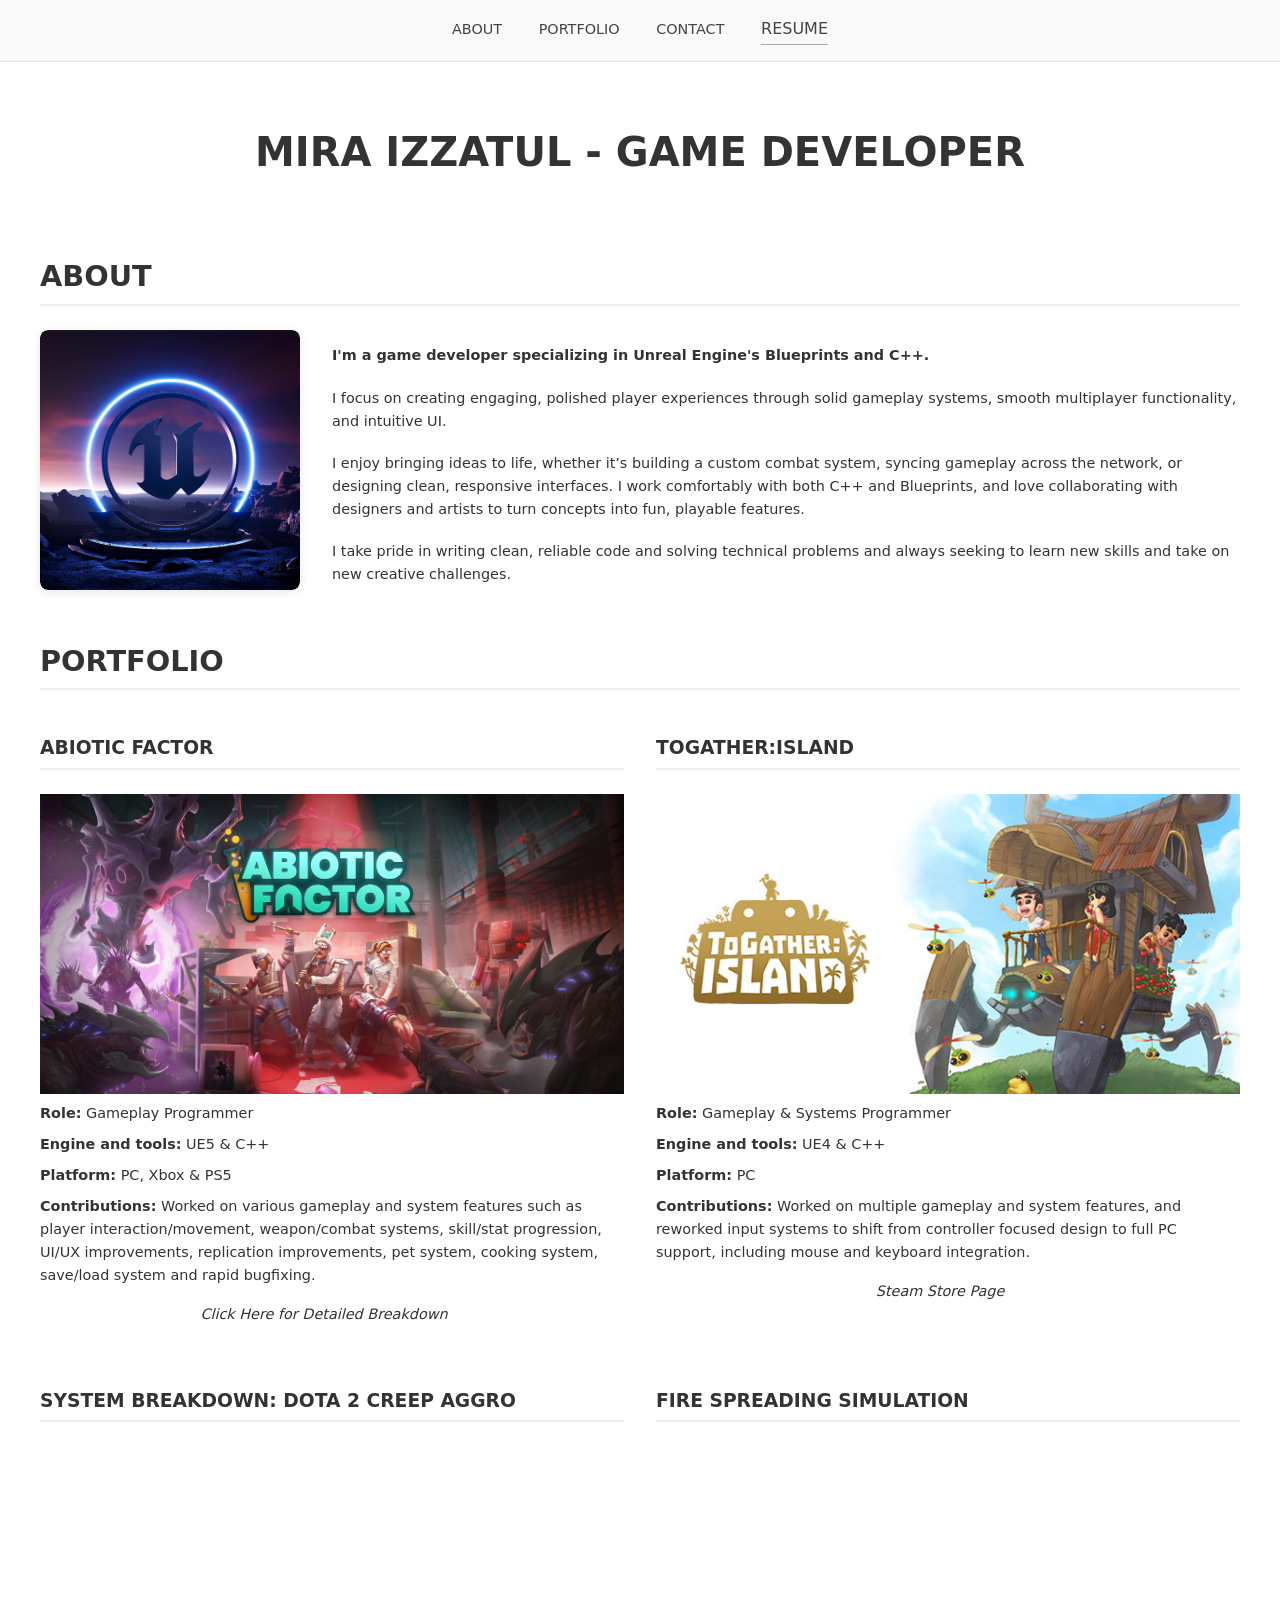
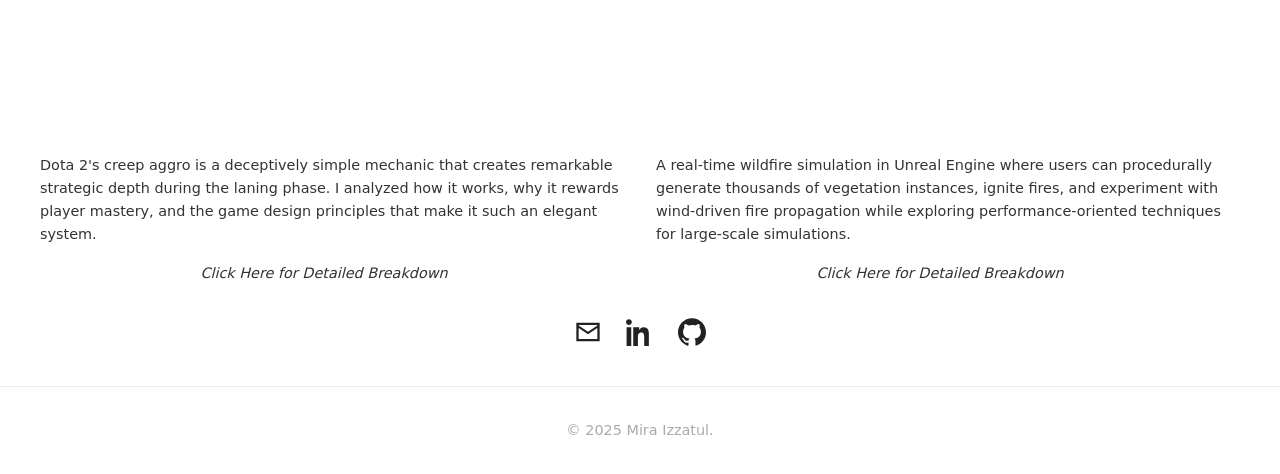
<file: index.html>
<!DOCTYPE html> 
<html lang="en">
<head>
  <meta charset="UTF-8" />
  <meta name="viewport" content="width=device-width, initial-scale=1.0" />
  <title>Mira Izzatul – Game Developer</title>
  <link href="https://fonts.googleapis.com/css2?family=Poppins:wght@300;500;700&display=swap" rel="stylesheet">
  <style>
    <!-- ul { -->
	  <!-- font-size: 0.95rem; -->
    <!-- } -->
	</style>
  <link rel="stylesheet" href="styles.css">
</head>
<body>
  <nav>
    <ul class="nav-links">
      <li><a href="#about">ABOUT</a></li>
      <li><a href="#projects">PORTFOLIO</a></li>
      <li><a href="#contact">CONTACT</a></li>
      <li><a href="MiraIzzatul_Resume.pdf" class="resume-link" target="_blank">RESUME</a></li>
    </ul>
  </nav>

  <header>
    <h1>MIRA IZZATUL - GAME DEVELOPER</h1>
  </header>

  <section id="about">
  <h2>ABOUT</h2>
  <div class="about-container">
	<div class="profile-photo-container">
		<img src="profile.png" alt="Mira Izzatul" class="profile-photo">
	</div>
    <div class="about-text">
		<p><strong>I'm a game developer specializing in Unreal Engine's Blueprints and C++.</strong></p>

		<p>I focus on creating engaging, polished player experiences through solid gameplay systems, smooth multiplayer functionality, and intuitive UI.</p>

		<p>I enjoy bringing ideas to life, whether it’s building a custom combat system, syncing gameplay across the network, or designing clean, responsive interfaces. I work comfortably with both C++ and Blueprints, and love collaborating with designers and artists to turn concepts into fun, playable features.</p>

		<p>I take pride in writing clean, reliable code and solving technical problems and always seeking to learn new skills and take on new creative challenges.</p>
	</div>
  </div>
</section>

  <section id="projects">
    <h2>PORTFOLIO</h2>
    
		<div class= "project-grid">
			<div class="project">
				<h3>ABIOTIC FACTOR</h3>
				<div class="project-image-wrapper">
					<img src="Images/abf.jpg" alt="Abiotic Factor Screenshot" class="project-image">
				</div>
				<p><strong>Role:</strong> Gameplay Programmer</p>
				<p><strong>Engine and tools:</strong> UE5 & C++</p>
				<p><strong>Platform:</strong> PC, Xbox & PS5</p>
				<p><strong>Contributions:</strong> Worked on various gameplay and system features such as player interaction/movement, weapon/combat systems, skill/stat progression, UI/UX improvements, replication improvements, pet system, cooking system, save/load system and rapid bugfixing.
				</p>
				<div class="article-link">	
					<a href="abf.html">
						Click Here for Detailed Breakdown
					</a>
				</div>
				<!-- <ul>
					<li><strong>AI Systems:</strong> Developed a projectile system for easy tuning for NPCs.</li>
					<p><li><strong>PC Input & UI:</strong> Rebuilt mouse and keyboard input support for inventory and crafting while preserving controller compatibility.</li></p>
					<p><li><strong>Save/Load System:</strong> Expanded the player progression system for a reliable save/load functionality across sessions.</li></p>
				<ul> -->
				</p>
			</div>
			<div class="project">
				<h3>TOGATHER:ISLAND</h3>
				<div class="project-image-wrapper">
					<img src="Images/tgisland.jpg" alt="ToGather:Island Screenshot" class="project-image">
				</div>
				<p><strong>Role:</strong> Gameplay & Systems Programmer</p>
				<p><strong>Engine and tools:</strong> UE4 & C++</p>
				<p><strong>Platform:</strong> PC</p>
				<p><strong>Contributions:</strong> Worked on multiple gameplay and system features, and reworked input systems to shift from controller focused design to full PC support, including mouse and keyboard integration.
				</p>
				<div class="article-link">	
					<a href="https://store.steampowered.com/app/1181440/ToGatherIsland/" target="_blank">
						Steam Store Page
					</a>
				</div>
				<!-- <ul>
					<li><strong>AI Systems:</strong> Developed a projectile system for easy tuning for NPCs.</li>
					<p><li><strong>PC Input & UI:</strong> Rebuilt mouse and keyboard input support for inventory and crafting while preserving controller compatibility.</li></p>
					<p><li><strong>Save/Load System:</strong> Expanded the player progression system for a reliable save/load functionality across sessions.</li></p>
				<ul> -->
				</p>
			</div>
			<div class="project">
				<h3>SYSTEM BREAKDOWN: DOTA 2 CREEP AGGRO</h3>
				<div class="project-image-wrapper">
					<video id="fast-gif" autoplay loop muted playsinline width="570">
						<source src="videos/aggrovid.mp4" type="video/mp4" class="article-video">
					</video>
				</div>
				<p>Dota 2's creep aggro is a deceptively simple mechanic that creates remarkable strategic depth during the laning phase. I analyzed how it works, why it rewards player mastery, and the game design principles that make it such an elegant system.
				</p>
				<div class="article-link">	
					<a href="creep_aggro.html">
						Click Here for Detailed Breakdown
					</a>
				</div>
			</div>
			<div class="project">
				<h3>FIRE SPREADING SIMULATION</h3>
				<div class="project-image-wrapper">
					<video id="fast-gif" autoplay loop muted playsinline width="570">
						<source src="videos/demo.mp4" type="video/mp4" class="article-video">
					</video>
				</div>
				<p>A real-time wildfire simulation in Unreal Engine where users can procedurally generate thousands of vegetation instances, ignite fires, and experiment with wind-driven fire propagation while exploring performance-oriented techniques for large-scale simulations.
				</p>
				<div class="article-link">	
					<a href="fire_sim.html">
						Click Here for Detailed Breakdown
					</a>
				</div>
			</div>
		</div>
  </section>

  <section id="contact">
  <div class="contact-icons">
    <!-- Email -->
    <a href="mailto:nurizzatulamiramuzafar@gmail.com" title="Email">
      <svg xmlns="http://www.w3.org/2000/svg" viewBox="0 0 24 24" fill="currentColor">
        <path d="M2 4h20v16H2z" fill="none"/>
        <path d="M22 4H2v16h20V4zm-2 2v.511l-8 5.333-8-5.333V6h16zm0 12H4V8.489l8 5.333 8-5.333V18z"/>
      </svg>
    </a>

    <!-- LinkedIn -->
    <a href="https://linkedin.com/in/mira-izzatul" target="_blank" title="LinkedIn">
      <svg xmlns="http://www.w3.org/2000/svg" viewBox="0 0 24 24" fill="currentColor">
        <path d="M4.98 3.5C4.98 4.88 3.87 6 2.5 6S0 4.88 0 3.5 1.12 1 2.5 1s2.48 1.12 2.48 2.5zM.5 8h4V24h-4zM7.5 8h3.8v2.2h.1c.5-.9 1.7-2.2 3.6-2.2 3.9 0 4.6 2.5 4.6 5.8V24h-4v-7.5c0-1.8-.1-4.1-2.5-4.1s-2.9 1.9-2.9 3.9V24h-4V8z"/>
      </svg>
    </a>

    <!-- GitHub -->
    <a href="https://github.com/miraizzatul" target="_blank" title="GitHub">
      <svg xmlns="http://www.w3.org/2000/svg" fill="currentColor" viewBox="0 0 24 24">
        <path d="M12 .297c-6.63 0-12 5.373-12 12 0 5.303 
        3.438 9.8 8.205 11.385.6.113.82-.258.82-.577 
        0-.285-.01-1.04-.015-2.04-3.338.724-4.042-1.61-4.042-1.61 
        -.546-1.387-1.333-1.757-1.333-1.757-1.09-.744.084-.729.084-.729 
        1.205.084 1.84 1.236 1.84 1.236 1.07 1.835 2.807 1.304 3.495.997 
        .108-.776.418-1.305.762-1.605-2.665-.3-5.467-1.334-5.467-5.93 
        0-1.31.47-2.38 1.236-3.22-.135-.303-.54-1.523.105-3.176 
        0 0 1.005-.322 3.3 1.23a11.5 11.5 0 0 1 3-.405c1.02.005 2.045.138 3 .405 
        2.28-1.552 3.285-1.23 3.285-1.23 .645 1.653.24 2.873.12 3.176 
        .765.84 1.23 1.91 1.23 3.22 0 4.61-2.807 5.625-5.48 5.92 
        .42.36.81 1.096.81 2.22 0 1.606-.015 2.896-.015 3.286 
        0 .315.21.694.825.576C20.565 22.092 24 17.592 24 12.297 
        c0-6.627-5.373-12-12-12"/>
      </svg>
    </a>
  </div>
</section> 

  <footer>
    &copy; 2025 Mira Izzatul.
  </footer>
</body>
</html>
</file>
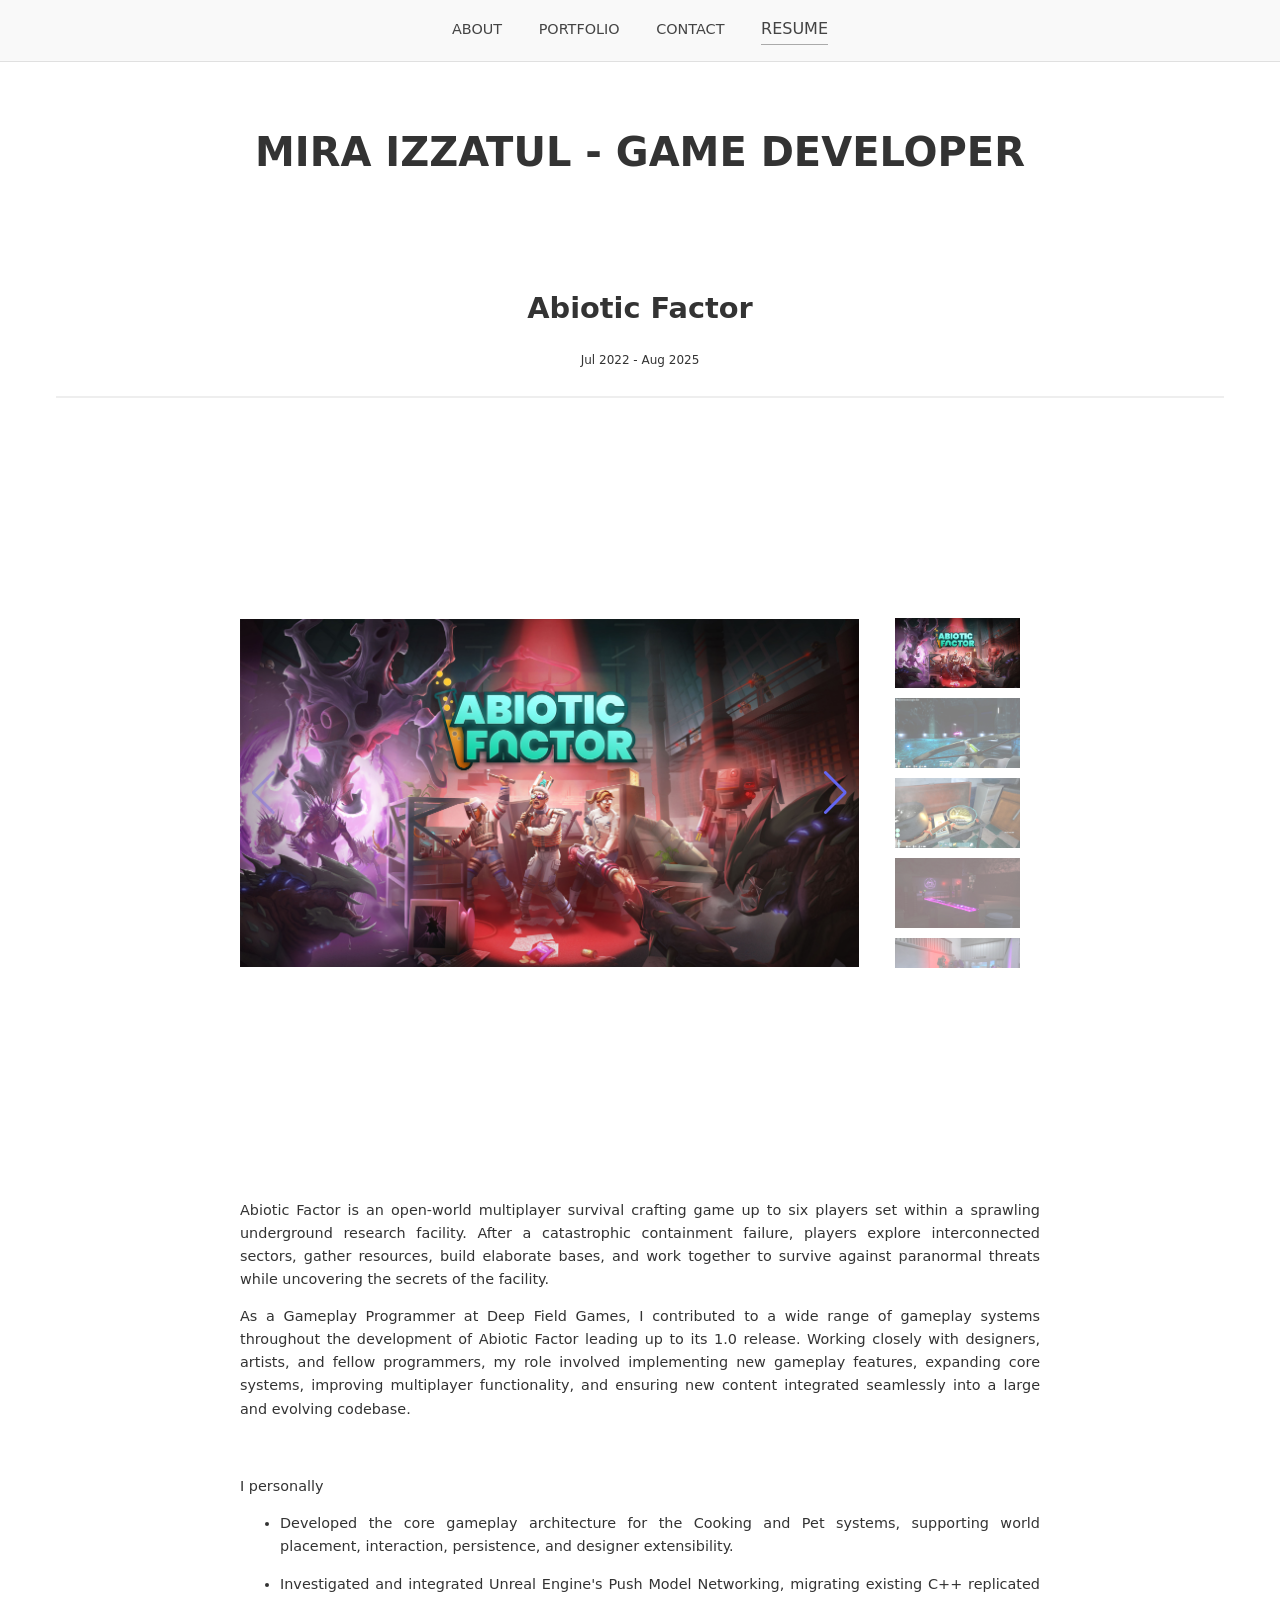
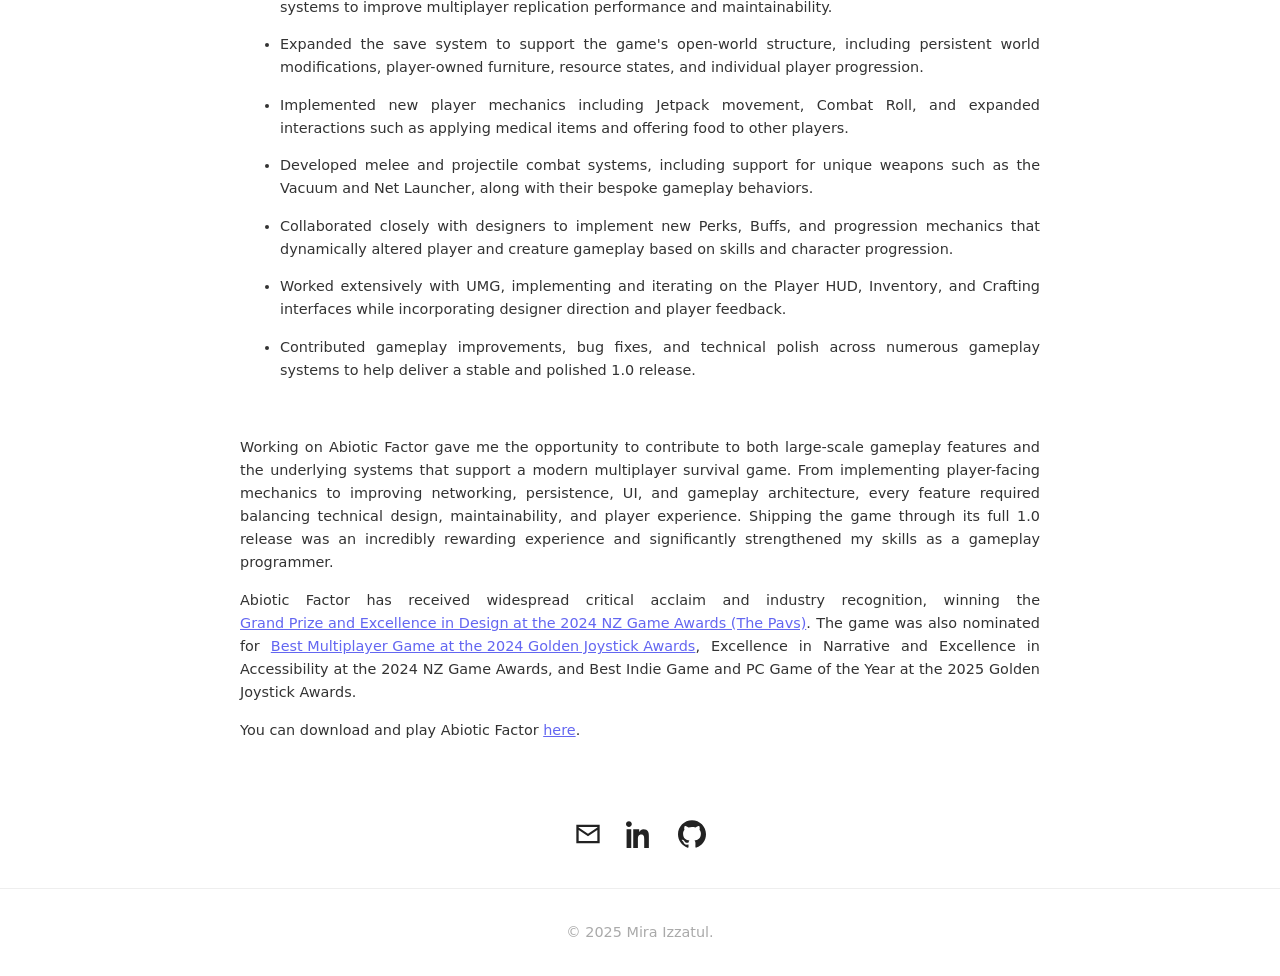
<file: abf.html>
<!DOCTYPE html>
<html lang="en">
<head>
  <meta charset="UTF-8" />
  <meta name="viewport" content="width=device-width, initial-scale=1.0" />
  <title>Mira Izzatul – Game Developer</title>
  <link href="https://fonts.googleapis.com/css2?family=Poppins:wght@300;500;700&display=swap" rel="stylesheet"/>
  <style>
    <!-- ul { -->
	  <!-- font-size: 0.95rem; -->
    <!-- } -->
	</style>
  <link rel="stylesheet" href="styles.css">
  <link href="https://cdn.jsdelivr.net/npm/swiper@11/swiper-bundle.min.css" rel="stylesheet">
</head>
<body>
  <nav>
    <ul class="nav-links">
      <li><a href="index.html#about">ABOUT</a></li>
      <li><a href="index.html#projects">PORTFOLIO</a></li>
      <li><a href="#contact">CONTACT</a></li>
      <li><a href="MiraIzzatul_Resume.pdf" class="resume-link" target="_blank">RESUME</a></li>
    </ul>
  </nav>

  <header>
    <h1>MIRA IZZATUL - GAME DEVELOPER</h1>
  </header>
  
  <section id="projects">
	<div class="container">
		<article>
		<header>
			<div class= "article-title"> Abiotic Factor </div>
			<div class="article-date">
                Jul 2022 - Aug 2025
				<p></p>
            </div>
			<div class="gallery">
			<!-- Main Slider -->
			<div class="swiper mainSwiper">

			<div class="swiper-wrapper">

				<div class="swiper-slide"><img src="Images/abf.jpg" alt=""></div>
				<div class="swiper-slide"><img src="Images/bow.jpg" alt=""></div>
				<div class="swiper-slide"><img src="Images/cooking.jpg" alt=""></div>
				<div class="swiper-slide"><img src="Images/laserbridge.jpg" alt=""></div>
				<div class="swiper-slide"><img src="Images/net-launcher.jpg" alt=""></div>
				<div class="swiper-slide"><img src="Images/portal.jpg" alt=""></div>
				<div class="swiper-slide"><img src="Images/wheel.jpg" alt=""></div>
				<div class="swiper-slide"><img src="Images/oven_interaction.jpg" alt=""></div>
				<div class="swiper-slide"><img src="Images/tooltip.jpg" alt=""></div>
				<div class="swiper-slide"><img src="Images/tooltip3.jpg" alt=""></div>
				<div class="swiper-slide"><img src="Images/equip.jpg" alt=""></div>
				<div class="swiper-slide"><img src="Images/container.jpg" alt=""></div>

			</div>

			<div class="swiper-button-prev" style="color: #6366f1"></div>
			<div class="swiper-button-next" style="color: #6366f1"></div>

			</div>
			
			<!-- Thumbnail Slider -->
			<div class="swiper thumbsSwiper">
			<div class="swiper-wrapper">

				<div class="swiper-slide"><img src="Images/abf.jpg" alt=""></div>
				<div class="swiper-slide"><img src="Images/bow.jpg" alt=""></div>
				<div class="swiper-slide"><img src="Images/cooking.jpg" alt=""></div>
				<div class="swiper-slide"><img src="Images/laserbridge.jpg" alt=""></div>
				<div class="swiper-slide"><img src="Images/net-launcher.jpg" alt=""></div>
				<div class="swiper-slide"><img src="Images/portal.jpg" alt=""></div>
				<div class="swiper-slide"><img src="Images/wheel.jpg" alt=""></div>
				<div class="swiper-slide"><img src="Images/oven_interaction.jpg" alt=""></div>
				<div class="swiper-slide"><img src="Images/tooltip.jpg" alt=""></div>
				<div class="swiper-slide"><img src="Images/tooltip3.jpg" alt=""></div>
				<div class="swiper-slide"><img src="Images/equip.jpg" alt=""></div>
				<div class="swiper-slide"><img src="Images/container.jpg" alt=""></div>

			</div>
			</div>

			</div>
				<div class="article-content">
					<br>
					<p>Abiotic Factor is an open-world multiplayer survival crafting game up to six players set within a sprawling underground research facility. After a catastrophic containment failure, players explore interconnected sectors, gather resources, build elaborate bases, and work together to survive against paranormal threats while uncovering the secrets of the facility.
					</p>
					<p>As a Gameplay Programmer at Deep Field Games, I contributed to a wide range of gameplay systems throughout the development of Abiotic Factor leading up to its 1.0 release. Working closely with designers, artists, and fellow programmers, my role involved implementing new gameplay features, expanding core systems, improving multiplayer functionality, and ensuring new content integrated seamlessly into a large and evolving codebase.
					</p>
					<br>
					<p>I personally
					<ul>
						<li>Developed the core gameplay architecture for the Cooking and Pet systems, supporting world placement, interaction, persistence, and designer extensibility.
						</li>
						<p></p>
						<li>Investigated and integrated Unreal Engine's Push Model Networking, migrating existing C++ replicated systems to improve multiplayer replication performance and maintainability.
						</li>
						<p></p>
						<li>Expanded the save system to support the game's open-world structure, including persistent world modifications, player-owned furniture, resource states, and individual player progression.
						</li>
						<p></p>
						<li>Implemented new player mechanics including Jetpack movement, Combat Roll, and expanded interactions such as applying medical items and offering food to other players.
						</li>
						<p></p>
						<li>Developed melee and projectile combat systems, including support for unique weapons such as the Vacuum and Net Launcher, along with their bespoke gameplay behaviors.
						</li>
						<p></p>
						<li>Collaborated closely with designers to implement new Perks, Buffs, and progression mechanics that dynamically altered player and creature gameplay based on skills and character progression.
						</li>
						<p></p>
						<li>Worked extensively with UMG, implementing and iterating on the Player HUD, Inventory, and Crafting interfaces while incorporating designer direction and player feedback.
						</li>
						<p></p>
						<li>Contributed gameplay improvements, bug fixes, and technical polish across numerous gameplay systems to help deliver a stable and polished 1.0 release.
						</li>
						<p></p>
					</ul>
					<br>
					<p>Working on Abiotic Factor gave me the opportunity to contribute to both large-scale gameplay features and the underlying systems that support a modern multiplayer survival game. From implementing player-facing mechanics to improving networking, persistence, UI, and gameplay architecture, every feature required balancing technical design, maintainability, and player experience. Shipping the game through its full 1.0 release was an incredibly rewarding experience and significantly strengthened my skills as a gameplay programmer.
					</p>
					<p>Abiotic Factor has received widespread critical acclaim and industry recognition, winning the 
						<a href="https://gamesnight.nz/the-nz-game-awards-the-pavs-2025-winners/" target="_blank" rel="noopener noreferrer" class="article-linknormal">
							Grand Prize and Excellence in Design at the 2024 NZ Game Awards (The Pavs)
						</a>. The game was also nominated for  
						<a href="https://www.forbes.com/sites/mattgardner1/2024/10/04/2024-golden-joystick-awards-nominations-a-big-year-for-indie-games/" target="_blank" rel="noopener noreferrer" class="article-linknormal">
							Best Multiplayer Game at the 2024 Golden Joystick Awards
						</a>, Excellence in Narrative and Excellence in Accessibility at the 2024 NZ Game Awards, and Best Indie Game and PC Game of the Year at the 2025 Golden Joystick Awards.
					</p>
					<p>
					<p>You can download and play Abiotic Factor
						<a href="https://www.abioticfactor.com/" target="_blank" rel="noopener noreferrer" class="article-linknormal">
								here
						</a>.					
					</p>
				</div>
  </section>

  <section id="contact">
  <div class="contact-icons">
    <!-- Email -->
    <a href="mailto:nurizzatulamiramuzafar@gmail.com" title="Email">
      <svg xmlns="http://www.w3.org/2000/svg" viewBox="0 0 24 24" fill="currentColor">
        <path d="M2 4h20v16H2z" fill="none"/>
        <path d="M22 4H2v16h20V4zm-2 2v.511l-8 5.333-8-5.333V6h16zm0 12H4V8.489l8 5.333 8-5.333V18z"/>
      </svg>
    </a>

    <!-- LinkedIn -->
    <a href="https://linkedin.com/in/mira-izzatul" target="_blank" title="LinkedIn">
      <svg xmlns="http://www.w3.org/2000/svg" viewBox="0 0 24 24" fill="currentColor">
        <path d="M4.98 3.5C4.98 4.88 3.87 6 2.5 6S0 4.88 0 3.5 1.12 1 2.5 1s2.48 1.12 2.48 2.5zM.5 8h4V24h-4zM7.5 8h3.8v2.2h.1c.5-.9 1.7-2.2 3.6-2.2 3.9 0 4.6 2.5 4.6 5.8V24h-4v-7.5c0-1.8-.1-4.1-2.5-4.1s-2.9 1.9-2.9 3.9V24h-4V8z"/>
      </svg>
    </a>

    <!-- GitHub -->
    <a href="https://github.com/miraizzatul" target="_blank" title="GitHub">
      <svg xmlns="http://www.w3.org/2000/svg" fill="currentColor" viewBox="0 0 24 24">
        <path d="M12 .297c-6.63 0-12 5.373-12 12 0 5.303 
        3.438 9.8 8.205 11.385.6.113.82-.258.82-.577 
        0-.285-.01-1.04-.015-2.04-3.338.724-4.042-1.61-4.042-1.61 
        -.546-1.387-1.333-1.757-1.333-1.757-1.09-.744.084-.729.084-.729 
        1.205.084 1.84 1.236 1.84 1.236 1.07 1.835 2.807 1.304 3.495.997 
        .108-.776.418-1.305.762-1.605-2.665-.3-5.467-1.334-5.467-5.93 
        0-1.31.47-2.38 1.236-3.22-.135-.303-.54-1.523.105-3.176 
        0 0 1.005-.322 3.3 1.23a11.5 11.5 0 0 1 3-.405c1.02.005 2.045.138 3 .405 
        2.28-1.552 3.285-1.23 3.285-1.23 .645 1.653.24 2.873.12 3.176 
        .765.84 1.23 1.91 1.23 3.22 0 4.61-2.807 5.625-5.48 5.92 
        .42.36.81 1.096.81 2.22 0 1.606-.015 2.896-.015 3.286 
        0 .315.21.694.825.576C20.565 22.092 24 17.592 24 12.297 
        c0-6.627-5.373-12-12-12"/>
      </svg>
    </a>
  </div>
</section> 

  <footer>
    &copy; 2025 Mira Izzatul.
  </footer>
  <script src="https://cdn.jsdelivr.net/npm/swiper@11/swiper-bundle.min.js"></script>
  <script>
    const thumbsSwiper = new Swiper(".thumbsSwiper", {
    direction: "vertical",
    slidesPerView: 4.5,
    spaceBetween: 10,
	freeMode: true,
    watchSlidesProgress: true,
	});

	const mainSwiper = new Swiper(".mainSwiper", {
    spaceBetween: 10,

    navigation: {
        nextEl: ".swiper-button-next",
        prevEl: ".swiper-button-prev",
    },

		thumbs: {
			swiper: thumbsSwiper,
		},
	});
    </script>
</body>
</html>
</file>
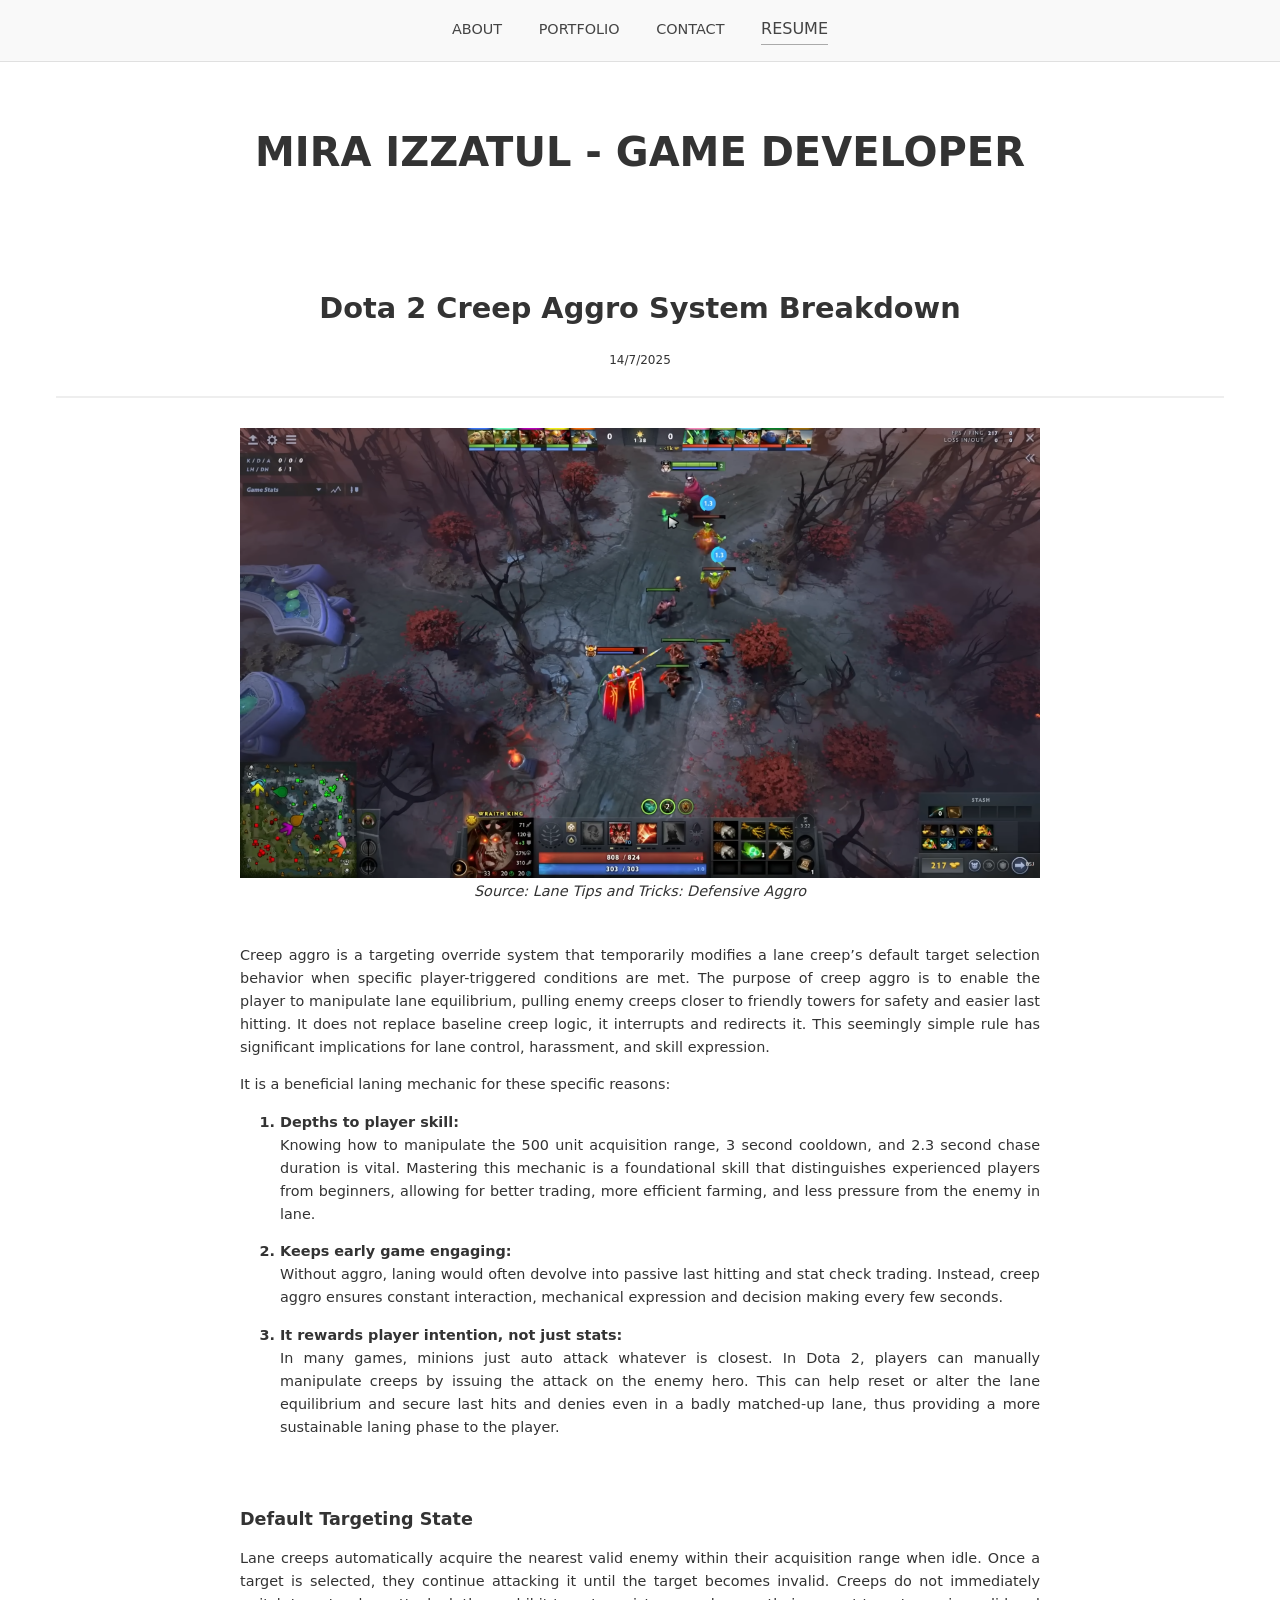
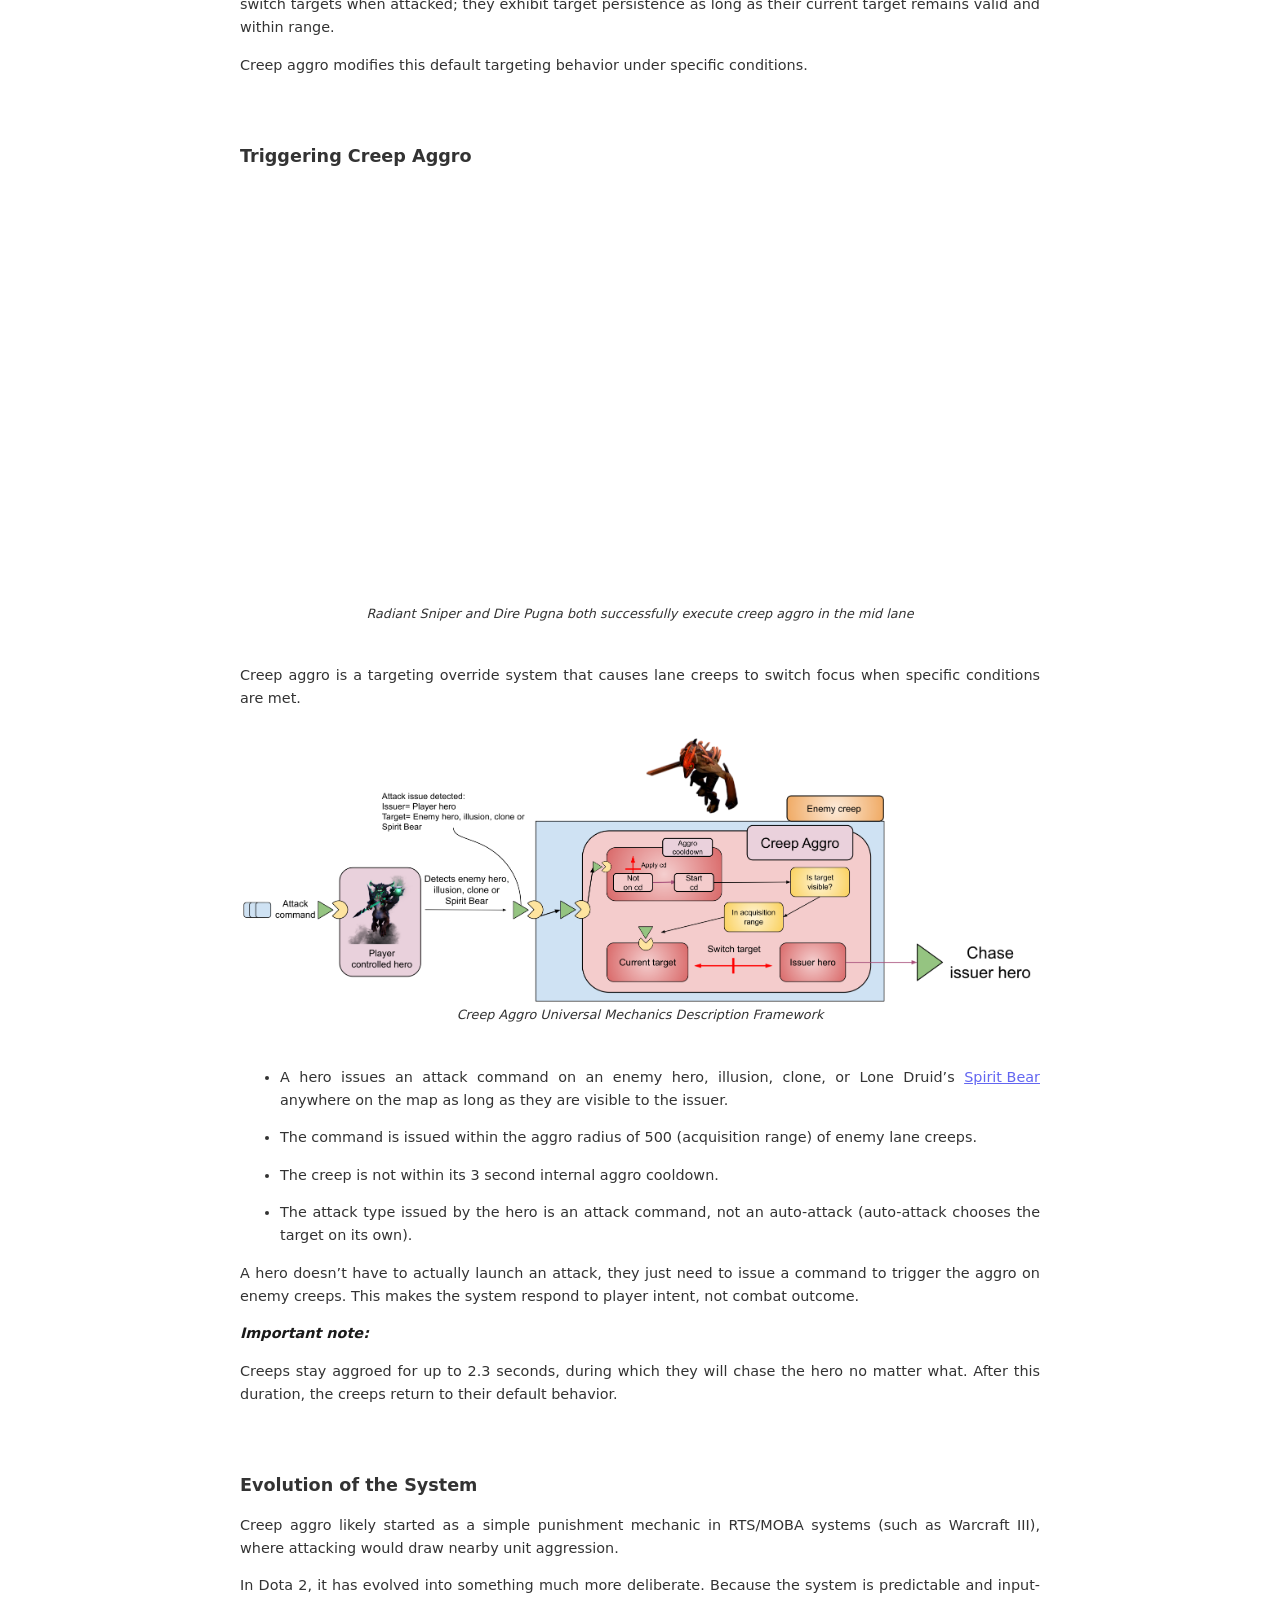
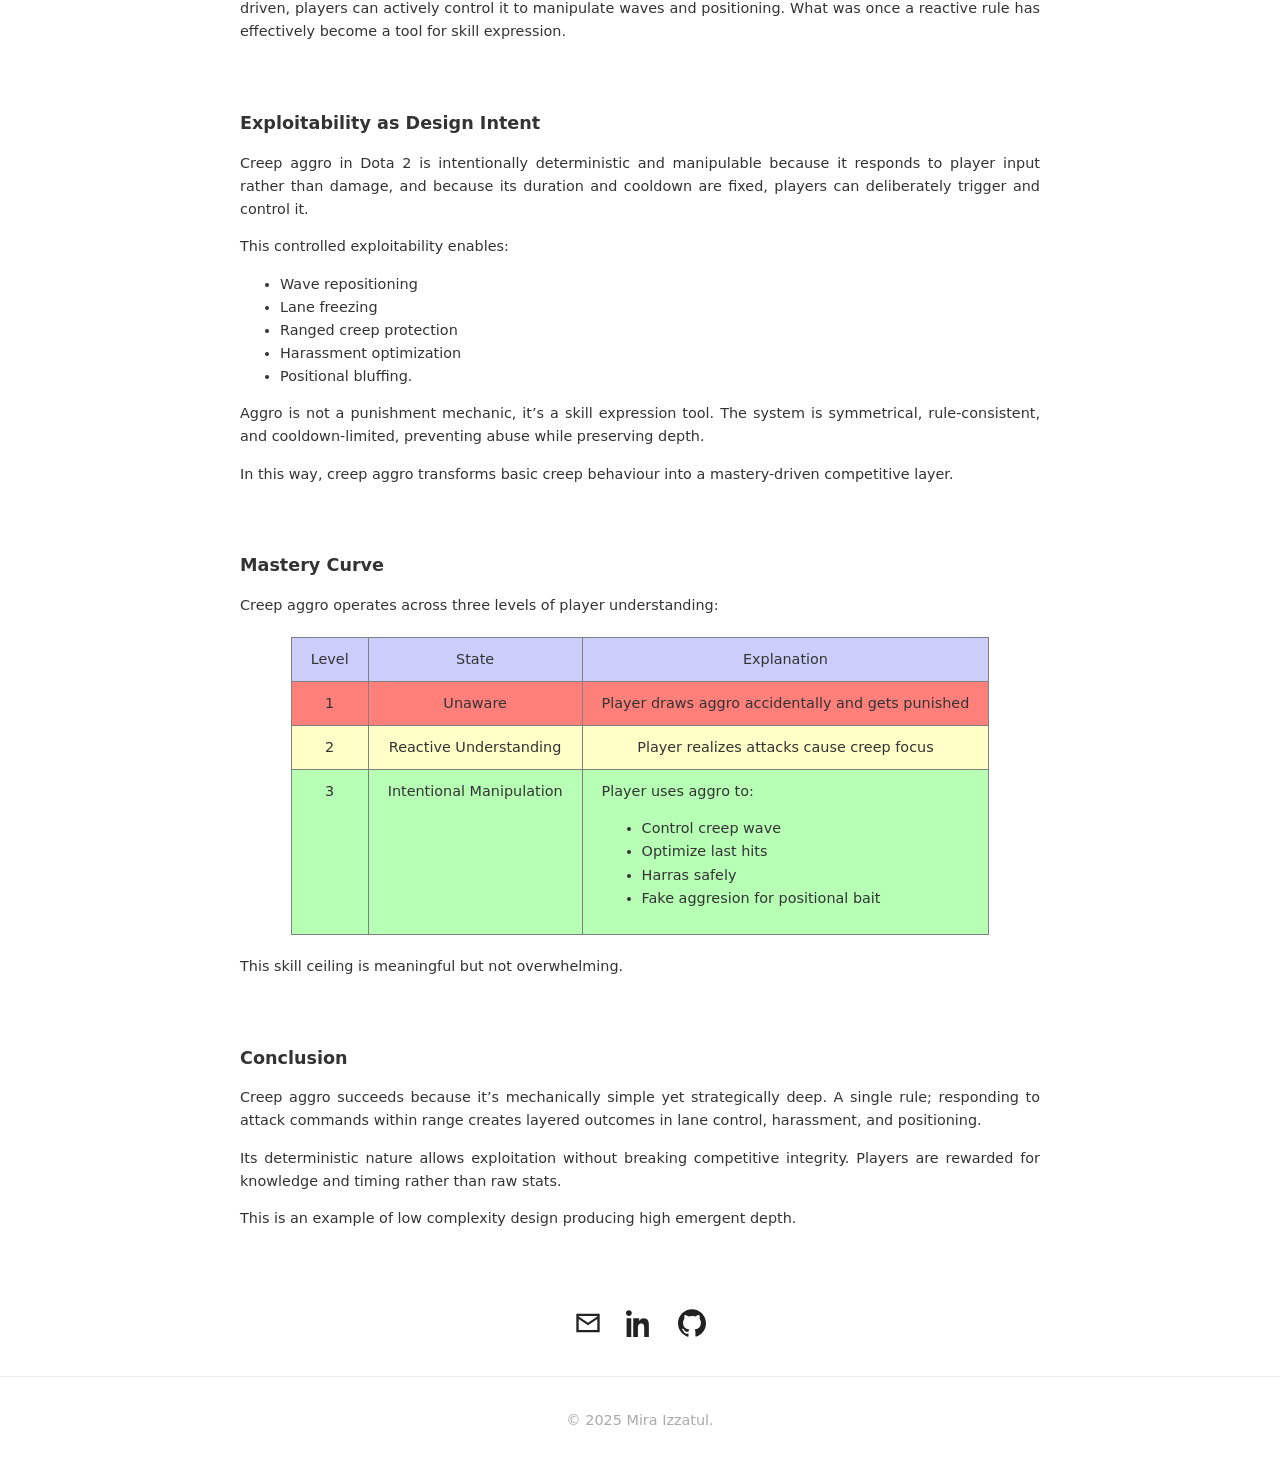
<file: creep_aggro.html>
<!DOCTYPE html>
<html lang="en">
<head>
  <meta charset="UTF-8" />
  <meta name="viewport" content="width=device-width, initial-scale=1.0" />
  <title>Mira Izzatul – Game Developer</title>
  <link href="https://fonts.googleapis.com/css2?family=Poppins:wght@300;500;700&display=swap" rel="stylesheet">
  <style>
    <!-- ul { -->
	  <!-- font-size: 0.95rem; -->
    <!-- } -->
	</style>
  <link rel="stylesheet" href="styles.css">
</head>
<body>
  <nav>
    <ul class="nav-links">
      <li><a href="index.html#about">ABOUT</a></li>
      <li><a href="index.html#projects">PORTFOLIO</a></li>
      <li><a href="#contact">CONTACT</a></li>
      <li><a href="MiraIzzatul_Resume.pdf" class="resume-link" target="_blank">RESUME</a></li>
    </ul>
  </nav>

  <header>
    <h1>MIRA IZZATUL - GAME DEVELOPER</h1>
  </header>
  
  <section id="projects">
	<div class="container">
		<article>
		<header>
			<div class= "article-title"> Dota 2 Creep Aggro System Breakdown </div>
			<div class="article-date">
                14/7/2025
				<p></p>
            </div>
				<a href="Images/aggro.png" data-lightbox="gallery">
					<img src="Images/aggro.png" class="article-imagecontainer">
				</a>
				<div class="article-link">	
					<a href="https://youtu.be/X_vf2-7eU0A?t=118" target="_blank" rel="noopener noreferrer">
						Source: Lane Tips and Tricks: Defensive Aggro
					</a>
				</div>
					<div class="article-content">
						<br>
						<p>Creep aggro is a targeting override system that temporarily modifies a lane creep’s default target selection behavior when specific player-triggered conditions are met. The purpose of creep aggro is to enable the player to manipulate lane equilibrium, pulling enemy creeps closer to friendly towers for safety and easier last hitting. It does not replace baseline creep logic, it interrupts and redirects it. This seemingly simple rule has significant implications for lane control, harassment, and skill expression.
						</p>
						<p>It is a beneficial laning mechanic for these specific reasons:
						</p>
						<ol>
							<strong><li>Depths to player skill:</li></strong>
							Knowing how to manipulate the 500 unit acquisition range, 3 second cooldown, and 2.3 second chase duration is vital. Mastering this mechanic is a foundational skill that distinguishes experienced players from beginners, allowing for better trading, more efficient farming, and less pressure from the enemy in lane.
							<p></p>
							<strong><li>Keeps early game engaging:</li></strong>
							Without aggro, laning would often devolve into passive last hitting and stat check trading. Instead, creep aggro ensures constant interaction, mechanical expression and decision making every few seconds.
							<p></p>
							<strong><li>It rewards player intention, not just stats:</li></strong>
							In many games, minions just auto attack whatever is closest. In Dota 2, players can manually manipulate creeps by issuing the attack on the enemy hero. This can help reset or alter the lane equilibrium and secure last hits and denies even in a badly matched-up lane, thus providing a more sustainable laning phase to the player.
						</ol>
						<br>
						<br>
						<a>Default Targeting State</a>
						<br>
						<p>Lane creeps automatically acquire the nearest valid enemy within their acquisition range when idle. Once a target is selected, they continue attacking it until the target becomes invalid. Creeps do not immediately switch targets when attacked; they exhibit target persistence as long as their current target remains valid and within range.
						</p>
						<p>Creep aggro modifies this default targeting behavior under specific conditions.
						</p>
						<br>
						<br>
						<a>Triggering Creep Aggro</a>
						<br>
						<br>
					</div>
					<video id="fast-gif" autoplay loop muted playsinline width="800">
						<source src="videos/aggrovid.mp4" type="video/mp4" class="article-video"> 
					</video>
					<div class="article-video">	
						<figcaption>Radiant Sniper and Dire Pugna both successfully execute creep aggro in the mid lane</figcaption>
					</div>
					<br>
					<div class="article-content">
						<p>Creep aggro is a targeting override system that causes lane creeps to switch focus when specific conditions are met.
						</p>
					</div>
					<a href="Images/AggroSystem.png" data-lightbox="gallery">
						<img src="Images/AggroSystem.png" class="article-imagecontainer">
					</a>
					<div class="article-video">	
						<figcaption>Creep Aggro Universal Mechanics Description Framework</figcaption>
					</div>
					<br>
					<div class="article-content">
					<p>
						<ul>
							<li>A hero issues an attack command on an enemy hero, illusion, clone, or Lone Druid’s 
							<a href="https://liquipedia.net/dota2/Spirit_Bear" target="_blank" rel="noopener noreferrer" class="article-linknormal">
								<div class="article-linknormal">
									Spirit Bear
								</div>
							</a>
							 anywhere on the map as long as they are visible to the issuer.
							</li>
							<p></p>
							<li>The command is issued within the aggro radius of 500 (acquisition range) of enemy lane creeps.
							</li>
							<p></p>
							<li>The creep is not within its 3 second internal aggro cooldown.
							</li>
							<p></p>
							<li>The attack type issued by the hero is an attack command, not an auto-attack (auto-attack chooses the target on its own).
							</li>
						</ul>
						<p>A hero doesn’t have to actually launch an attack, they just need to issue a command to trigger the aggro on enemy creeps. This makes the system respond to player intent, not combat outcome.
						</p>
						<p>
							<div class="article-italic">
								<strong>Important note:</strong>
							</div>
						<p>Creeps stay aggroed for up to 2.3 seconds, during which they will chase the hero no matter what. After this duration, the creeps return to their default behavior.
						</p>
						</p>
						<br>
						<br>
						<a>Evolution of the System</a>
						<br>
						<p>Creep aggro likely started as a simple punishment mechanic in RTS/MOBA systems (such as Warcraft III), where attacking would draw nearby unit aggression.
						</p>
						<p>In Dota 2, it has evolved into something much more deliberate. Because the system is predictable and input-driven, players can actively control it to manipulate waves and positioning. What was once a reactive rule has effectively become a tool for skill expression.
						</p>
						<br>
						<br>
						<a>Exploitability as Design Intent</a>
						<br>
						<p>Creep aggro in Dota 2 is intentionally deterministic and manipulable because it responds to player input rather than damage, and because its duration and cooldown are fixed, players can deliberately trigger and control it.
						</p>
						<p>This controlled exploitability enables:</p>
						<ul>
							<li>Wave repositioning</li>
							<li>Lane freezing</li>
							<li>Ranged creep protection</li>
							<li>Harassment optimization</li>
							<li>Positional bluffing.</li>
						</ul>
						<p>Aggro is not a punishment mechanic, it’s a skill expression tool. The system is symmetrical, rule-consistent, and cooldown-limited, preventing abuse while preserving depth.
						</p>
						<p>In this way, creep aggro transforms basic creep behaviour into a mastery-driven competitive layer.
						</p>
						<br>
						<br>
						<a>Mastery Curve</a>
						<br>
						<p>Creep aggro operates across three levels of player understanding:
						</p>
						<style type="text/css">
							.tg  {border-collapse:collapse;border-spacing:0;}
							.tg td{border-color:black;border-style:solid;border-width:1px;
								overflow:hidden;padding:10px 19px;word-break:normal;}
							.tg th{border-color:black;border-style:solid;border-width:1px;
								font-weight:normal;overflow:hidden;padding:10px 19px;word-break:normal;}
							.tg .tg-c4ww{background-color:#cbcefb;border-color:inherit;text-align:center;vertical-align:top}
							.tg .tg-gpkt{background-color:#ff7f7b;border-color:inherit;text-align:center;vertical-align:top}
							.tg .tg-mfhl{background-color:#ffffc7;border-color:inherit;text-align:center;vertical-align:top}
							.tg .tg-rq9i{background-color:#b6ffb5;border-color:inherit;text-align:center;vertical-align:top}
							.tg .tg-5a3s{background-color:#b6ffb5;border-color:inherit;text-align:left;vertical-align:top}
						</style>
						<table class="tg"><thead>
							<tr>
								<th class="tg-c4ww">Level</th>
								<th class="tg-c4ww">State</th>
								<th class="tg-c4ww">Explanation</th>
							</tr></thead>
							<tbody>
								<tr>
									<td class="tg-gpkt">1</td>
									<td class="tg-gpkt">Unaware</td>
									<td class="tg-gpkt">Player draws aggro accidentally and gets punished</td>
								</tr>
								<tr>
									<td class="tg-mfhl">2</td>
									<td class="tg-mfhl">Reactive Understanding</td>
									<td class="tg-mfhl">Player realizes attacks cause creep focus</td>
								</tr>
								<tr>
									<td class="tg-rq9i">3</td>
									<td class="tg-rq9i">Intentional Manipulation</td>
									<td class="tg-5a3s">Player uses aggro to:
										<br>
										<ul>
											<li>Control creep wave</li>
											<li>Optimize last hits</li>
											<li>Harras safely</li>
											<li>Fake aggresion for positional bait</li>
										</ul>
									</td>
								</tr>
							</tbody>
						</table>
						<p>This skill ceiling is meaningful but not overwhelming.</p>
						<br>
						<br>
						<a>Conclusion</a>
						<br>
						<p>Creep aggro succeeds because it’s mechanically simple yet strategically deep. A single rule; responding to attack commands within range creates layered outcomes in lane control, harassment, and positioning.
						</p>
						<p>Its deterministic nature allows exploitation without breaking competitive integrity. Players are rewarded for knowledge and timing rather than raw stats.
						</p>
						<p>This is an example of low complexity design producing high emergent depth.</p>
					</p>
				</div>
		</div>
  </section>

  <section id="contact">
  <div class="contact-icons">
    <!-- Email -->
    <a href="mailto:nurizzatulamiramuzafar@gmail.com" title="Email">
      <svg xmlns="http://www.w3.org/2000/svg" viewBox="0 0 24 24" fill="currentColor">
        <path d="M2 4h20v16H2z" fill="none"/>
        <path d="M22 4H2v16h20V4zm-2 2v.511l-8 5.333-8-5.333V6h16zm0 12H4V8.489l8 5.333 8-5.333V18z"/>
      </svg>
    </a>

    <!-- LinkedIn -->
    <a href="https://linkedin.com/in/mira-izzatul" target="_blank" title="LinkedIn">
      <svg xmlns="http://www.w3.org/2000/svg" viewBox="0 0 24 24" fill="currentColor">
        <path d="M4.98 3.5C4.98 4.88 3.87 6 2.5 6S0 4.88 0 3.5 1.12 1 2.5 1s2.48 1.12 2.48 2.5zM.5 8h4V24h-4zM7.5 8h3.8v2.2h.1c.5-.9 1.7-2.2 3.6-2.2 3.9 0 4.6 2.5 4.6 5.8V24h-4v-7.5c0-1.8-.1-4.1-2.5-4.1s-2.9 1.9-2.9 3.9V24h-4V8z"/>
      </svg>
    </a>

    <!-- GitHub -->
    <a href="https://github.com/miraizzatul" target="_blank" title="GitHub">
      <svg xmlns="http://www.w3.org/2000/svg" fill="currentColor" viewBox="0 0 24 24">
        <path d="M12 .297c-6.63 0-12 5.373-12 12 0 5.303 
        3.438 9.8 8.205 11.385.6.113.82-.258.82-.577 
        0-.285-.01-1.04-.015-2.04-3.338.724-4.042-1.61-4.042-1.61 
        -.546-1.387-1.333-1.757-1.333-1.757-1.09-.744.084-.729.084-.729 
        1.205.084 1.84 1.236 1.84 1.236 1.07 1.835 2.807 1.304 3.495.997 
        .108-.776.418-1.305.762-1.605-2.665-.3-5.467-1.334-5.467-5.93 
        0-1.31.47-2.38 1.236-3.22-.135-.303-.54-1.523.105-3.176 
        0 0 1.005-.322 3.3 1.23a11.5 11.5 0 0 1 3-.405c1.02.005 2.045.138 3 .405 
        2.28-1.552 3.285-1.23 3.285-1.23 .645 1.653.24 2.873.12 3.176 
        .765.84 1.23 1.91 1.23 3.22 0 4.61-2.807 5.625-5.48 5.92 
        .42.36.81 1.096.81 2.22 0 1.606-.015 2.896-.015 3.286 
        0 .315.21.694.825.576C20.565 22.092 24 17.592 24 12.297 
        c0-6.627-5.373-12-12-12"/>
      </svg>
    </a>
  </div>
</section> 

  <footer>
    &copy; 2025 Mira Izzatul.
  </footer>
</body>
</html>
</file>
<file: styles.css>
/* Font & base reset */
body {
  margin: 0;
  padding: 0;
  font-family: 'Inter', system-ui;
  background-color: #ffffff;
  color: #1a1a1a;
  line-height: 1.6;
}
html {
  scroll-behavior: smooth;
}
ul {
	font-size: 0.9rem;
	color:#333;
}
ol{
	font-size: 0.9rem;
	color:#333;
}

table {
    margin: 20px auto;
	font-size: 0.9rem;
	color:#333;
}

/* Navigation */
nav {
  background-color: #f9f9f9;
  padding: 1rem 2rem;
  border-bottom: 1px solid #e0e0e0;
  text-align: center;
}
.nav-links {
  list-style: none;
  padding: 0;
  margin: 0;
}
.nav-links li {
  display: inline-block;
  margin: 0 1rem;
}
.nav-links a {
  text-decoration: none;
  color: #444;
  font-weight: 500;
}
.nav-links a:hover {
  color: #6366f1;
}

/* Header */
header {
  text-align: center;
  padding: 2rem 1rem;
}
header h1 {
  font-size: 2.5rem;
  margin-bottom: 0.3rem;
  color:#333
}
header p {
  font-size: 1.2rem;
  color:#777
}

/* Sections */
section {
  max-width: 1200px;
  margin: 2rem auto;
  padding: 0 2rem;
}
h2 {
  font-size: 1.8rem;
  margin-bottom: 1.5rem;
  border-bottom: 2px solid #eee;
  padding-bottom: 0.3rem;
  color:#333
}
h2 date {
  color:#333;
  font-size:.95rem;
  margin-bottom:25px;
}
pre {
    background: #1e1e1e;
    color: #d4d4d4;
    padding: 5px;
    border-radius: 4px;
    overflow-x: auto;
    line-height: 0.5;
}

code {
    white-space: pre;
	font-family: Consolas, "Courier New", monospace;
	color: #6366f1;
}

/* About */
.about-container {
  display: flex;
  gap: 2rem;
  align-items: flex-start;
  justify-content: flex-start;
  flex-wrap: nowrap;
}

.profile-photo-container {
  width: 260px;
  height: 260px; /* or any height you want */
  overflow: hidden;
  border-radius: 8px;
  box-shadow: 0 2px 8px rgba(0,0,0,0.1);
  flex-shrink: 0;
}

.profile-photo {
  width: 100%;
  height: 100%;
  object-fit: cover;
  border-radius: 8px;
}

.about-text {
  flex: 1;
  min-width: 0;
  text-align: left; /* Forces left alignment of text */
  color:#333
}

.about-text p{
  margin-bottom: 1.2rem;
  font-size: 0.9rem;
  line-height: 1.6;
  text-align: left;
  color:#333
}

@media (max-width: 768px) {
  .about-container {
    flex-direction: column;
    align-items: flex-start; /* Keep content left-aligned on mobile */
  }

  .about-text {
    text-align: left; /* Ensure left alignment even on mobile */
  }

  .profile-photo {
    width: 260px;
	height: 260px; /* or any height you want */
  }
}

.resume-wrapper {
  text-align: center;
}

.resume-link {
  font-size: 1rem;
  font-weight: 500;
  text-decoration: none;
  color: #333;
  border-bottom: 1px solid #aaa;
  padding-bottom: 2px;
  display: inline-flex;
  align-items: center;
  gap: 6px;
  transition: color 0.2s ease, border-color 0.2s ease;
}

.resume-link:hover {
  color: #6366f1;
  border-color: #6366f1;
}

@media (max-width: 768px) {
  .about-container {
    flex-direction: column;
    align-items: center;
    text-align: center;
  }

  .about-text {
    width: 100%;
  }

  .resume-wrapper {
    text-align: center;
  }
}

/* Projects */
.project {
	flex: 1 1 calc(50% - 1rem);
  max-width: calc(50% - 1rem);
  box-sizing: border-box;
}
.project p {
	font-size: 0.9rem;
	line-height: 1.6;
	margin: 0.5rem 0;
	color:#333;
}
.project-grid {
  display: flex;
  gap: 2rem;
  flex-wrap: wrap;
  justify-content: space-between;
  margin-top: 1rem;
}
.project h3 {
  color: #333;
  margin-bottom: 1.5rem;
  border-bottom: 2px solid #eee;
  padding-bottom: 0.3rem;
}
.project a {
  display: inline-block;
  margin-right: 1rem;
  margin-top: 0.5rem;
  color: #0077b6;
  font-size: 0.9rem;
  text-decoration: none;
}
.project a:hover {
  text-decoration: underline;
}
.article-link {
  text-align: center;
}
.article-link a {
  display: inline-block;
  color: #333;
  font-size: 0.9rem;
  text-decoration: none;
  font-style: italic;
}
.article-link a:hover {
  text-decoration: underline;
  color: #6366f1;
  border-color: #6366f1;
}
.project-image-wrapper {
  width: 100%;
  height: 300px;
  max-width: 600px;
  max-height: 300px;
  overflow: hidden;
  margin:auto;
}
.project-image {
  width: 100%;
  height: 100%;
  object-fit: cover;
}
.article-title	{
  color:#333;
  font-size:1.8rem;
  font-weight:bold;
  margin-bottom:20px;
}
.article-date	{
  color:#333;
  font-size:.75rem;
  margin-bottom:30px;
  border-bottom: 2px solid #eee;
  padding-bottom: 0.4rem;
}
.article-content {
	max-width: 800px;
    margin: 0 auto;
    text-align: justify;
}
.article-content p{
	font-size:0.9rem;
	color:#333;
}
.article-content a{
	font-size:1.1rem;
	font-weight:bold;
	color:#333;
}
.article-imagecontainer {
	max-width: 800px;
    margin: 0 auto;
	height: auto;
	display: block;
}
.article-imagecontainer img {
	/*width: 100%;
	height: 100%;*/
	object-fit: contain; /* Shows whole image, no cropping */
}
.article-video {
    margin: 0 auto;
	height: auto;
	display: block;
	text-align: center;
	color: #333;
	font-size: 0.8rem;
	font-style: italic;
}
.article-content a.article-linknormal{
	display: inline-block;
	font-size:0.9rem;
	text-decoration:underline;
	color: #6366f1;
	border-color: #6366f1;
	font-weight: normal;
}

.article-italic{
	font-style:italic;
	font-size: 0.9rem;
}

/* Mobile: stack vertically */
@media (max-width: 768px) {
  .project-grid {
    flex-direction: column;
  }

  .project {
    max-width: 100%;
    flex: 1 1 100%;
  }
}

/* Contact */
#contact a:hover {
  text-decoration: underline;
}

.contact-icons {
  display: flex;
  justify-content: center;
  gap: 1.5rem;
  margin-top: 1rem;
}

.contact-icons a {
  display: inline-block;
  color: #222;
  transition: color 0.3s ease;
}

.contact-icons svg {
  width: 28px;
  height: 28px;
  fill: currentColor;
}

.contact-icons a:hover {
  color: #6366f1;
}

.gallery{
    display:flex;
    gap:16px;
    width:800px;
    margin: auto;
	justify-content: center;
}

.thumbsSwiper{
	margin: auto;
    width: 165px;
    height: 350px;
	overflow: hidden;
}

.thumbsSwiper .swiper-slide{
    opacity:.5;
    cursor:pointer;
}

.thumbsSwiper .swiper-slide-thumb-active{
    opacity:1;
}

.thumbsSwiper img{
    width:100%;
    height:100%;
    object-fit:contain;
}

.mainSwiper{
	flex:1;
    width:800px;
    height:auto;
}

.mainSwiper img{
    width:100%;
    height:100%;
    object-fit:contain;
}

/* Footer */
footer {
  text-align: center;
  padding: 2rem 1rem;
  font-size: 0.9rem;
  color: #aaa;
  border-top: 1px solid #eee;
}
</file>
